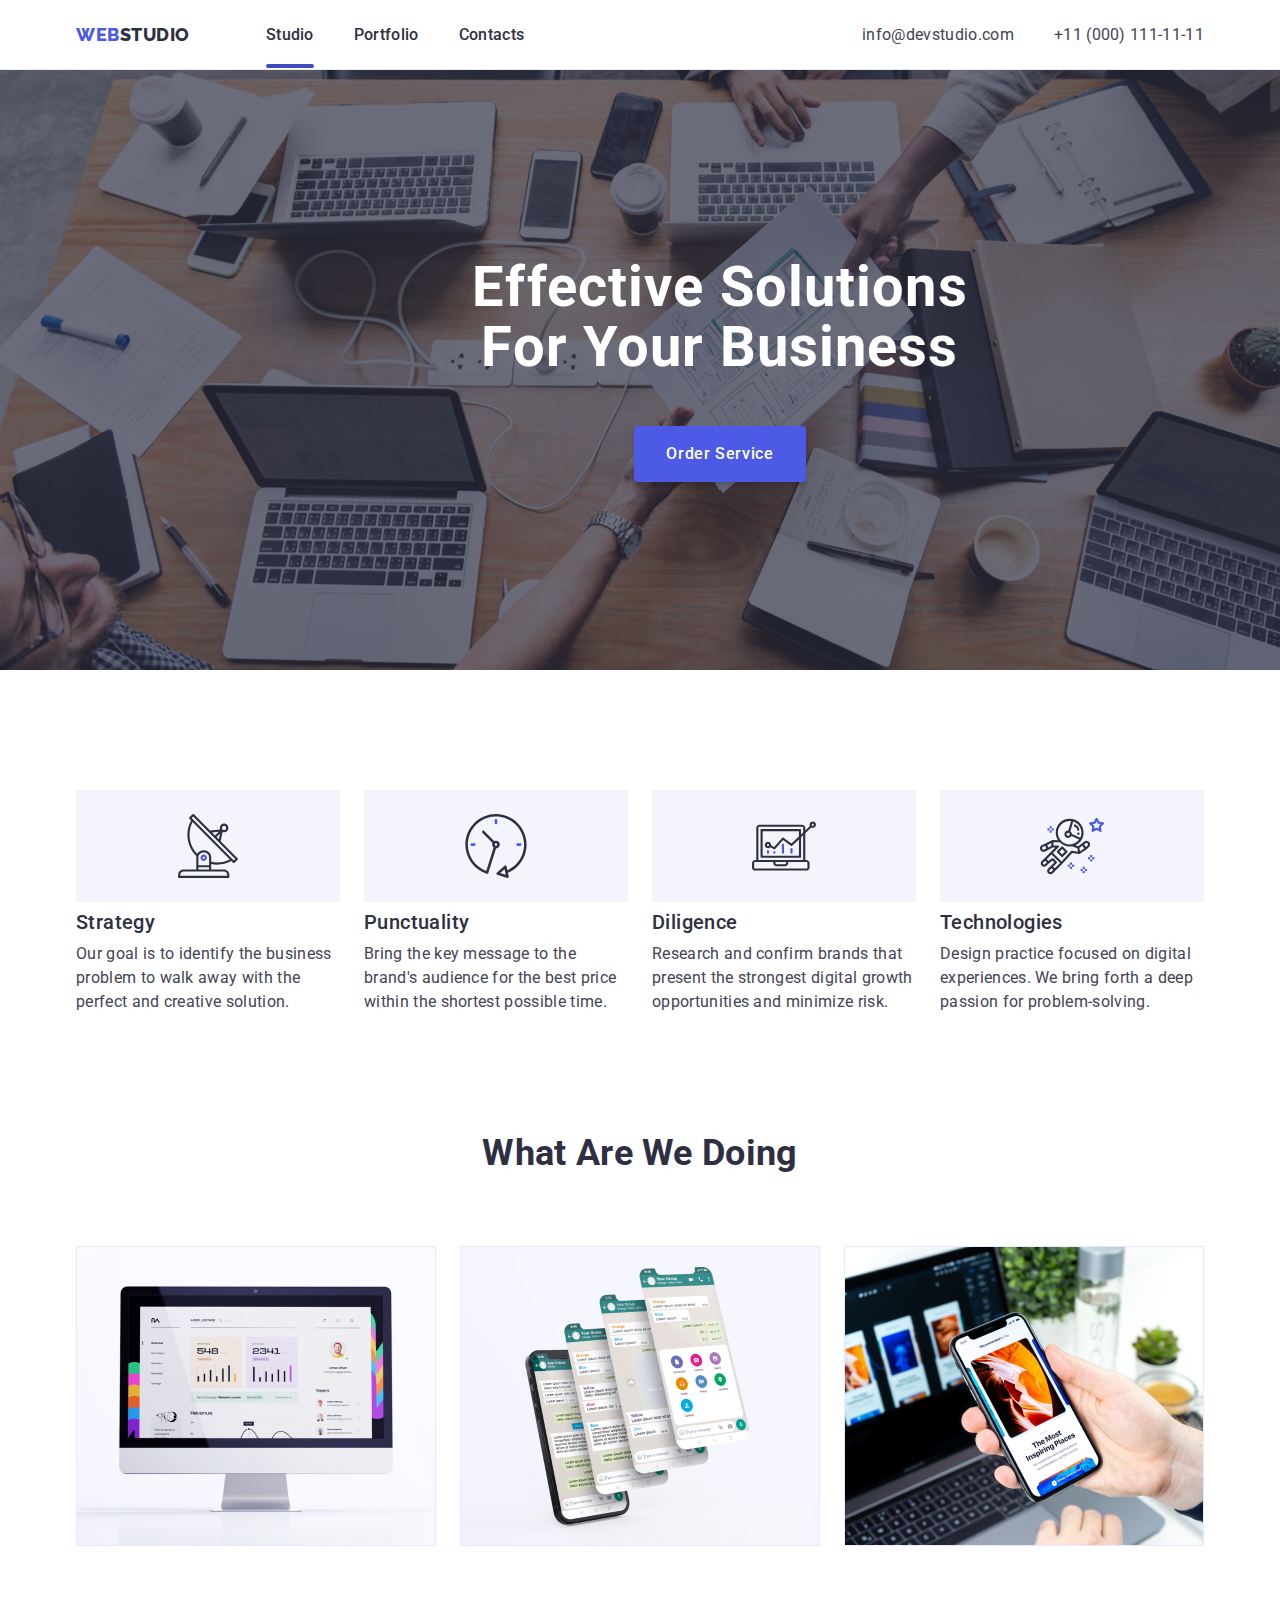
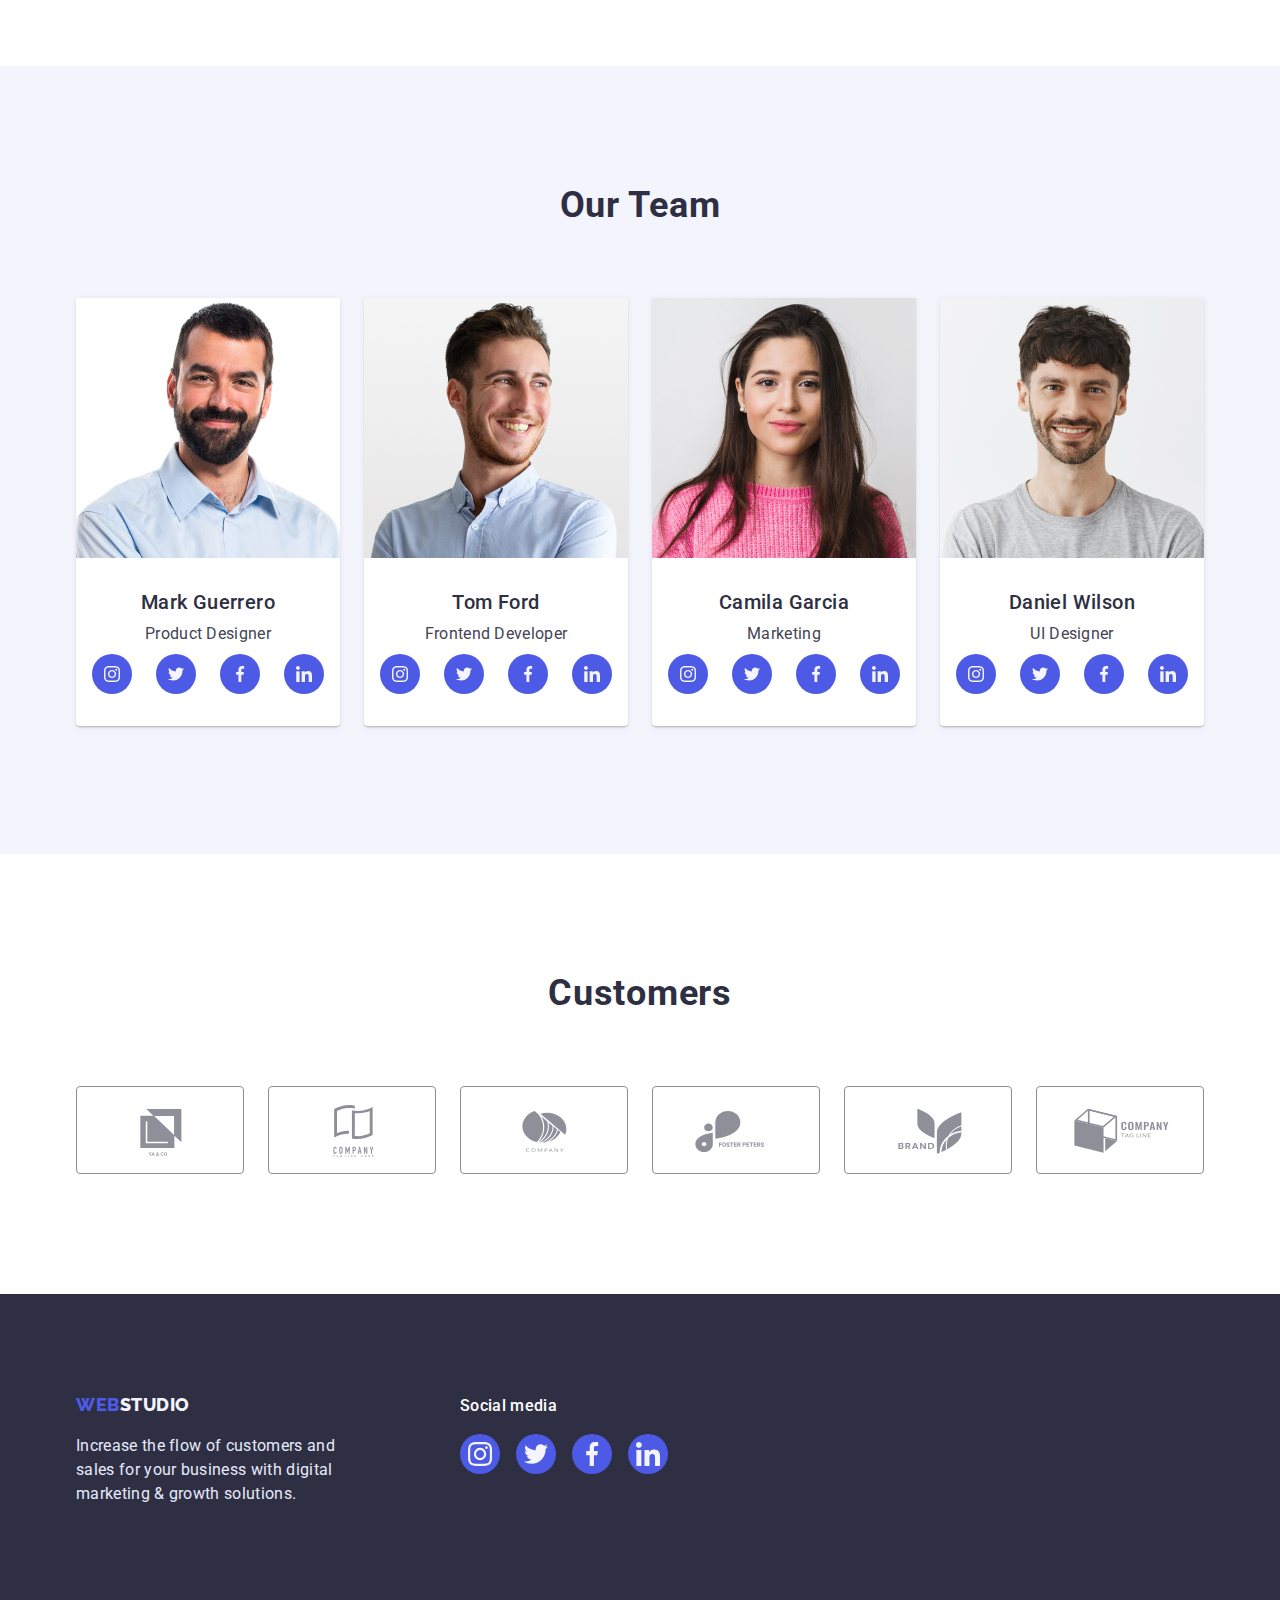
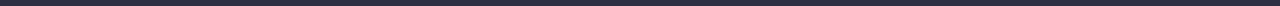
<file: index.html>
<!DOCTYPE html>
<html lang="en">
<head>
    <meta charset="UTF-8">
    <meta http-equiv="X-UA-Compatible" content="IE=edge">
    <meta name="viewport" content="width=device-width, initial-scale=1.0">
    <title>Main Page</title>
    <link rel="preconnect" href="https://fonts.googleapis.com">
    <link rel="preconnect" href="https://fonts.gstatic.com" crossorigin>
    <link href="https://fonts.googleapis.com/css2?family=Raleway:wght@800&family=Roboto:wght@400;500;700;900&display=swap"
        rel="stylesheet">
    <link rel="stylesheet" href="https://cdn.jsdelivr.net/npm/modern-normalize@1.1.0/modern-normalize.min.css">
    <link rel="stylesheet" href="./css/styles.css">
</head>
<body>
    <!-- HEADER -->
   
     <header class="page-header">
        <!-- navigation -->

      <div class=" page-header-conteiner conteiner">
        <nav class="nav">
            <a class="logo logo-header link" href="#">Web<span class="logo-part">Studio</span></a>
            <ul class="nav-menu list">
                <li class="nav-item"><a class="nav-link link current" href="./index.html">Studio</a></li>
                <li class="nav-item"><a class="nav-link link" href="./portfolio.html">Portfolio</a></li>
                <li class="nav-item"><a class="nav-link link" href="">Contacts</a></li>
            </ul>
          </nav>
          <!-- contacts -->
    
          <address class="contact-info">
            <ul class="contacts-list list">
                <li class="contacts-item"><a class="contacts-link link" href="mailto:info@devstudio.com">info@devstudio.com</a></li>
                <li class="contacts-item"><a class="contacts-link link" href="tel:+110001111111">+11 (000) 111-11-11</a></li>
            </ul>
        </address>
      </div>

    </header>
    <!-- MAIN-CONTENT -->

    <main class="main">
        <!-- SECTION-HERO -->

        <section class="hero">
            <h1 class="hero-title">Effective Solutions for Your Business</h1>
            <button class="hero-button" type="button" data-modal-open>Order Service</button>
        </section>
        <!-- SECTION-ABOUT -->

        <section class="about">
            <div class="conteiner">
                <h2 class="about-title" hidden>about</h2>
            <ul class="about-list list">
                <li class="about-list-item">
                    <div class="about-icon-card">
                        <svg class="about-icon-item" width="64" height="64">
                            <use href="./images/icons.svg#antenna"></use>
                        </svg>
                    </div>
                    <h3 class="about-list-title">Strategy</h3>
                    <p class="about-list-text">Our goal is to identify the business problem to walk away with the perfect and creative solution. </p>
                </li>
                <li class="about-list-item">
                    <div class="about-icon-card">
                        <svg class="about-icon-item" width="64" height="64">
                            <use href="./images/icons.svg#clock"></use>
                        </svg>
                    </div>
                    <h3 class="about-list-title">Punctuality</h3>
                    <p class="about-list-text">Bring the key message to the brand's audience for the best price within the shortest possible time.</p>
                </li>
                <li class="about-list-item">
                    <div class="about-icon-card">
                        <svg class="about-icon-item" width="64" height="64">
                            <use href="./images/icons.svg#diagram"></use>
                        </svg>
                    </div>
                    <h3 class="about-list-title">Diligence</h3>
                    <p class="about-list-text">Research and confirm brands that present the strongest digital growth opportunities and minimize risk.</p>
                </li>
                <li class="about-list-item">
                    <div class="about-icon-card">
                        <svg class="about-icon-item" width="64" height="64">
                            <use href="./images/icons.svg#astronaut"></use>
                        </svg>
                    </div>
                    <h3 class="about-list-title">Technologies</h3>
                    <p class="about-list-text">Design practice focused on digital experiences. We bring forth a deep passion for problem-solving.</p>
                </li>
            </ul>
            </div>
        </section>
        <!-- SECTION OUR WORK -->
        
        <section class="ourwork">
            <div class="conteiner">
                <h2 class="ourwork-title">What are we doing</h2>
            <ul class="ourwork-list list">
                <li class="ourwork-list-item"><img class="ourwork-image" src="./images/section2/Rectangle71.jpg" alt="Computer" width="360"></li>
                <li class="ourwork-list-item"><img class="ourwork-image" src="./images/section2/Rectangle71-2.jpg" alt="Screens" width="360"></li>
                <li class="ourwork-list-item"><img class="ourwork-image" src="./images/section2/Rectangle71-3.jpg" alt="Phone" width="360"></li>
            </ul>
            </div>

        </section>
            
        
        <!-- SECTION-OURTEAM -->

        <section class="ourteam">
            <div class="conteiner">
                <h2 class="ourteam-title">Our Team</h2>
            <ul class="ourteam-list list">
                <li class="ourteam-card">
                    <img class="ourteam-list-image" src="./images/section3/img.jpg" alt="Men Mark" width="264">
                    <div class="ourteam-card-text">
                    <h3 class="ourteam-list-title">Mark Guerrero</h3>
                    <p class="ourteam-list-text">Product Designer</p>
                    <ul class="social-list list">
                        <li class="social-list-item">
                            <a href="#" class="social-list-link">
                                <svg class="social-list-image" width="16" height="16">
                                    <use href="./images/icons.svg#instagram"></use>
                                </svg>
                            </a>
                        </li>
                        <li class="social-list-item">
                            <a href="#" class="social-list-link">
                                <svg class="social-list-image" width="16" height="16">
                                    <use href="./images/icons.svg#twitter"></use>
                                </svg>
                            </a>
                        </li>
                        <li class="social-list-item">
                            <a href="#" class="social-list-link">
                                <svg class="social-list-image" width="16" height="16">
                                    <use href="./images/icons.svg#facebook"></use>
                                </svg>
                            </a>
                        </li>
                        <li class="social-list-item">
                            <a href="#" class="social-list-link">
                                <svg class="social-list-image" width="16" height="16">
                                    <use href="./images/icons.svg#linkedin"></use>
                                </svg>
                            </a>
                        </li>
                    </ul>
                    </div>
                </li>
                <li class="ourteam-card">
                    <img class="ourteam-list-image" src="./images/section3/img-2.jpg" alt="Men Tom" width="264">
                    <div class="ourteam-card-text">
                    <h3 class="ourteam-list-title">Tom Ford</h3>
                    <p class="ourteam-list-text">Frontend Developer</p>
                    <ul class="social-list list">
                        <li class="social-list-item">
                            <a href="#" class="social-list-link">
                                <svg class="social-list-image" width="16" height="16">
                                    <use href="./images/icons.svg#instagram"></use>
                                </svg>
                            </a>
                        </li>
                        <li class="social-list-item">
                            <a href="#" class="social-list-link">
                                <svg class="social-list-image" width="16" height="16">
                                    <use href="./images/icons.svg#twitter"></use>
                                </svg>
                            </a>
                        </li>
                        <li class="social-list-item">
                            <a href="#" class="social-list-link">
                                <svg class="social-list-image" width="16" height="16">
                                    <use href="./images/icons.svg#facebook"></use>
                                </svg>
                            </a>
                        </li>
                        <li class="social-list-item">
                            <a href="#" class="social-list-link">
                                <svg class="social-list-image" width="16" height="16">
                                    <use href="./images/icons.svg#linkedin"></use>
                                </svg>
                            </a>
                        </li>
                    </ul>
                    </div>
                </li>
                <li class="ourteam-card">
                    <img class="ourteam-list-image" src="./images/section3/img-3.jpg" alt="Girl Camila" width="264">
                    <div class="ourteam-card-text">
                    <h3 class="ourteam-list-title">Camila Garcia</h3>
                    <p class="ourteam-list-text">Marketing</p>
                    <ul class="social-list list">
                        <li class="social-list-item">
                            <a href="#" class="social-list-link">
                                <svg class="social-list-image" width="16" height="16">
                                    <use href="./images/icons.svg#instagram"></use>
                                </svg>
                            </a>
                        </li>
                        <li class="social-list-item">
                            <a href="#" class="social-list-link">
                                <svg class="social-list-image" width="16" height="16">
                                    <use href="./images/icons.svg#twitter"></use>
                                </svg>
                            </a>
                        </li>
                        <li class="social-list-item">
                            <a href="#" class="social-list-link">
                                <svg class="social-list-image" width="16" height="16">
                                    <use href="./images/icons.svg#facebook"></use>
                                </svg>
                            </a>
                        </li>
                        <li class="social-list-item">
                            <a href="#" class="social-list-link">
                                <svg class="social-list-image" width="16" height="16">
                                    <use href="./images/icons.svg#linkedin"></use>
                                </svg>
                            </a>
                        </li>
                    </ul>
                    </div>
                </li>
                <li class="ourteam-card">
                    <img class="ourteam-list-image" src="./images/section3/img-4.jpg" alt="Men Daniel" width="264">
                    <div class="ourteam-card-text">
                    <h3 class="ourteam-list-title">Daniel Wilson</h3>
                    <p class="ourteam-list-text">UI Designer</p>
                    <ul class="social-list list">
                        <li class="social-list-item">
                            <a href="#" class="social-list-link">
                                <svg class="social-list-image" width="16" height="16">
                                    <use href="./images/icons.svg#instagram"></use>
                                </svg>
                            </a>
                        </li>
                        <li class="social-list-item">
                            <a href="#" class="social-list-link">
                                <svg class="social-list-image" width="16" height="16">
                                    <use href="./images/icons.svg#twitter"></use>
                                </svg>
                            </a>
                        </li>
                        <li class="social-list-item">
                            <a href="#" class="social-list-link">
                                <svg class="social-list-image" width="16" height="16">
                                    <use href="./images/icons.svg#facebook"></use>
                                </svg>
                            </a>
                        </li>
                        <li class="social-list-item">
                            <a href="#" class="social-list-link">
                                <svg class="social-list-image" width="16" height="16">
                                    <use href="./images/icons.svg#linkedin"></use>
                                </svg>
                            </a>
                        </li>
                    </ul>
                    </div>
                </li>
            </ul>
            </div>
        </section>

        <!-- SECTION CUSTOMERS -->

        <section class="customers">
            <div class="conteiner">
                <h2 class="customers-title">Customers</h2>
            <ul class="customers-list list">
                <li class="customers-list-item">
                    <a href="#" class="customers-item-link">
                        <svg class="customers-item-image" width="104" height="56">
                            <use href="./images/icons.svg#Logo"></use>
                        </svg>
                    </a>
                </li>
                <li class="customers-list-item">
                    <a href="#" class="customers-item-link">
                        <svg class="customers-item-image" width="104" height="56">
                            <use href="./images/icons.svg#Logo2"></use>
                        </svg>
                    </a>
                </li>
                <li class="customers-list-item">
                    <a href="#" class="customers-item-link">
                        <svg class="customers-item-image" width="104" height="56">
                            <use href="./images/icons.svg#Logo3"></use>
                        </svg>
                    </a>
                </li>
                <li class="customers-list-item">
                    <a href="#" class="customers-item-link">
                        <svg class="customers-item-image" width="104" height="56">
                            <use href="./images/icons.svg#Logo4"></use>
                        </svg>
                    </a>
                </li>
                <li class="customers-list-item">
                    <a href="#" class="customers-item-link">
                        <svg class="customers-item-image" width="104" height="56">
                            <use href="./images/icons.svg#Logo5"></use>
                        </svg>
                    </a>
                </li>
                <li class="customers-list-item">
                    <a href="#" class="customers-item-link">
                        <svg class="customers-item-image" width="104" height="56">
                            <use href="./images/icons.svg#Logo6"></use>
                        </svg>
                    </a>
                </li>
            </ul>
            </div>

        </section>

    </main>
    <!-- FOOTER -->

    <footer class="footer">
        <div class="conteiner footer-conteiner">
        <div class="footer-box">
        <a class="logo link" href="#">Web<span class="logo-footer">Studio</span></a>
        <p class="footer-text">Increase the flow of customers and sales for your business with digital marketing & growth solutions.</p>
        </div>
        <div class="social-footer-box">
            <p class="social-box-title">Social media</p>
            <ul class="social-list list social-list-footer">
                <li class="social-list-item">
                    <a href="#" class="social-list-link social-link-footer">
                        <svg class="social-list-image" width="24" height="24">
                            <use href="./images/icons.svg#instagram"></use>
                        </svg>
                    </a>
                </li>
                <li class="social-list-item">
                    <a href="#" class="social-list-link social-link-footer">
                        <svg class="social-list-image" width="24" height="24">
                            <use href="./images/icons.svg#twitter"></use>
                        </svg>
                    </a>
                </li>
                <li class="social-list-item">
                    <a href="#" class="social-list-link social-link-footer">
                        <svg class="social-list-image" width="24" height="24">
                            <use href="./images/icons.svg#facebook"></use>
                        </svg>
                    </a>
                </li>
                <li class="social-list-item">
                    <a href="#" class="social-list-link social-link-footer">
                        <svg class="social-list-image" width="24" height="24">
                            <use href="./images/icons.svg#linkedin"></use>
                        </svg>
                    </a>
                </li>
            </ul>
        </div>
        </div>
    </footer>
    <div class="backdrop is-hidden" data-modal>
        <div class="modal">
            <button class="modal-close-btn" data-modal-close><svg class="modal-close-btn-icon" width="8" height="8">
                <use href="./images/icons.svg#close-modal"></use>
            </svg></button>
        </div>
    </div>
    <script src="./js/modal.js"></script>
</body>
</html>
</file>
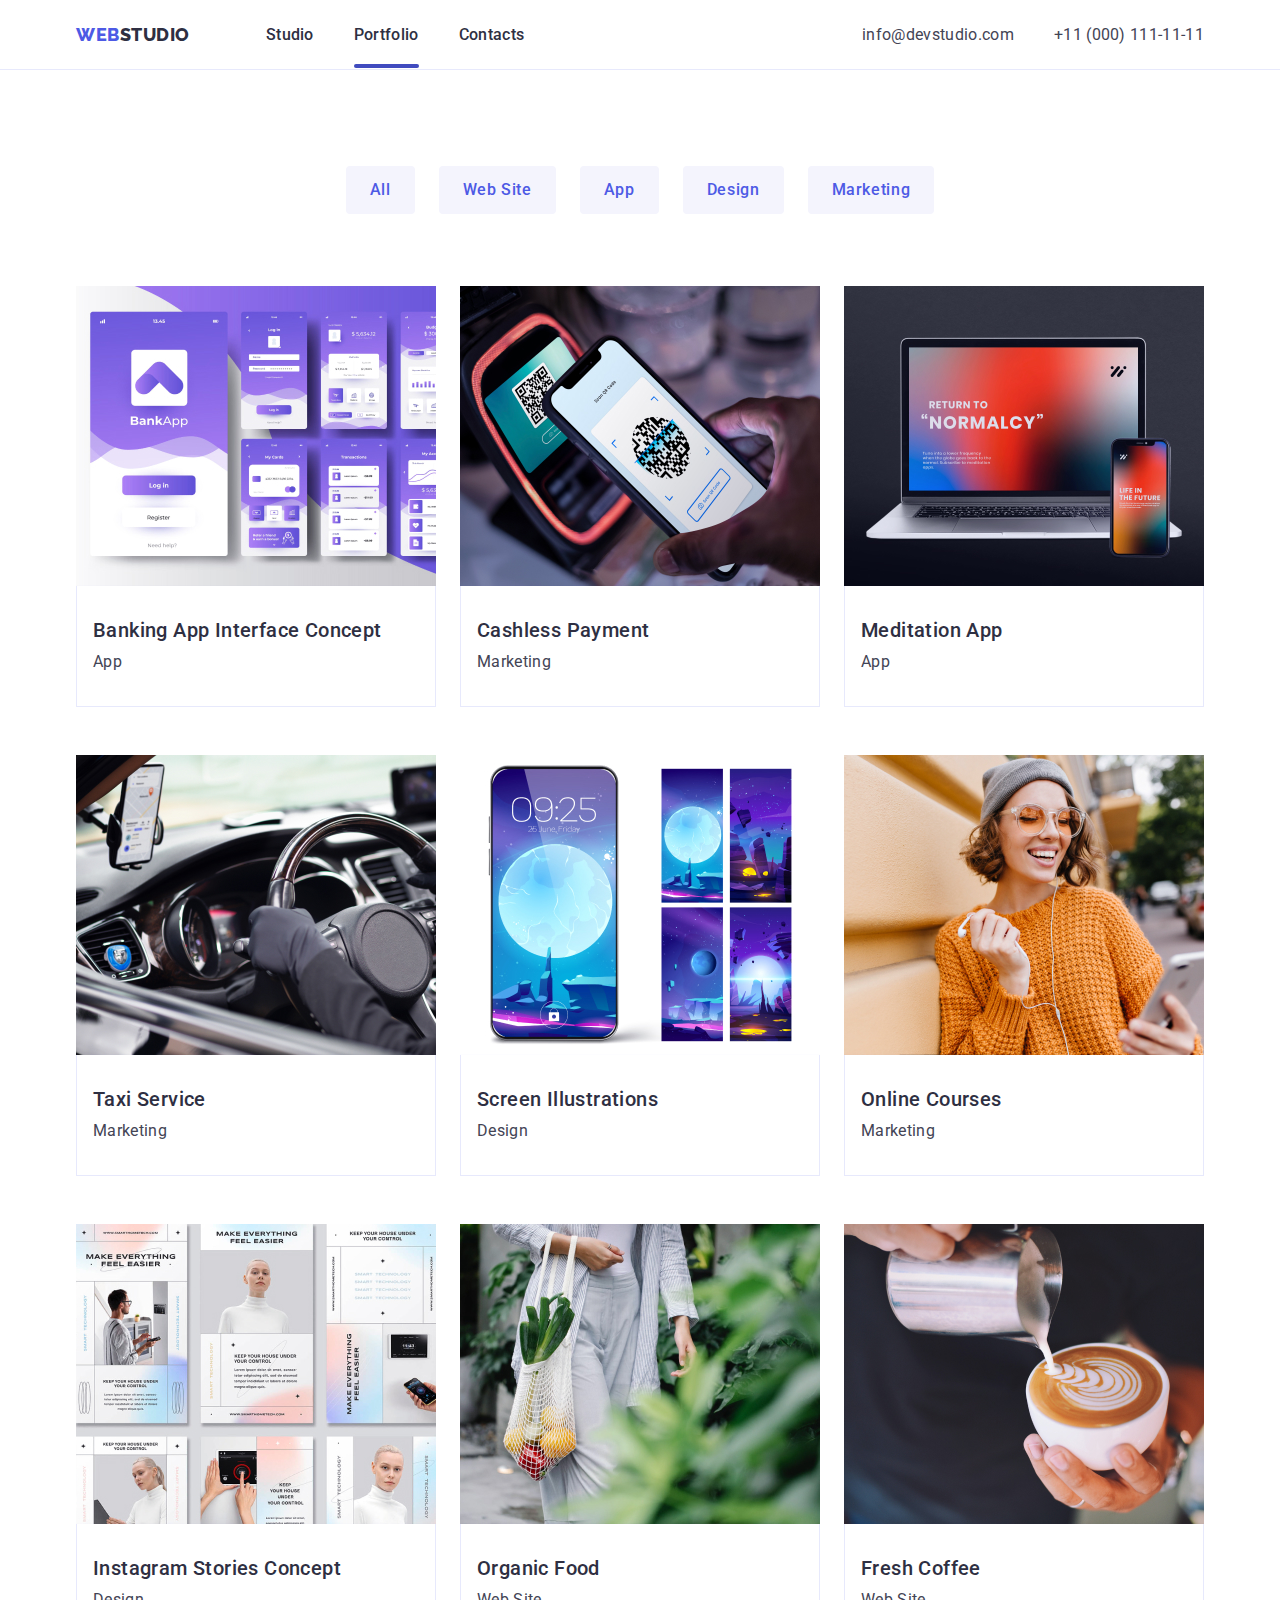
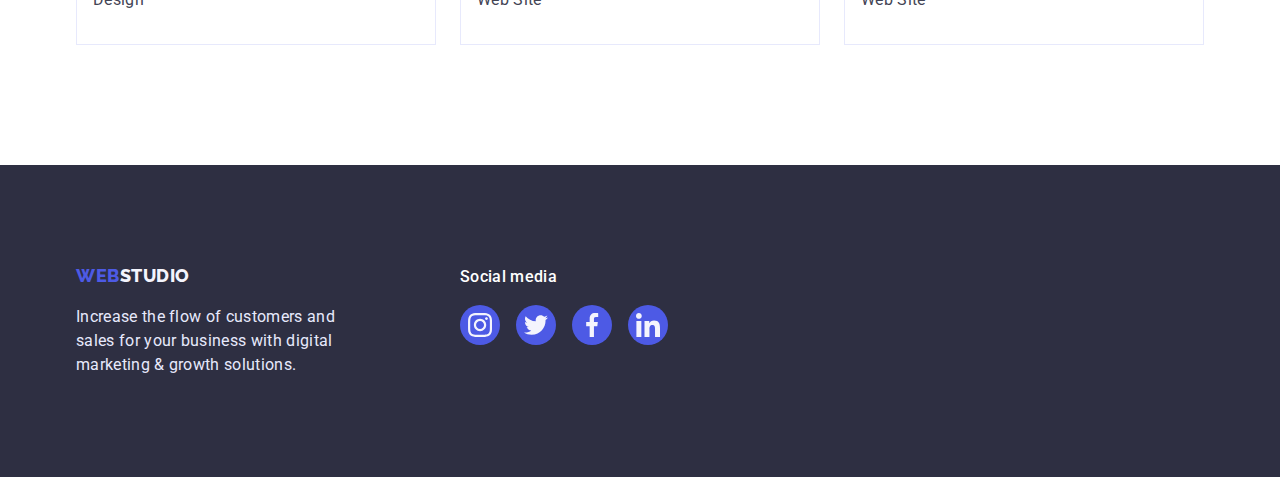
<file: portfolio.html>
<!DOCTYPE html>
<html lang="en">
<head>
    <meta charset="UTF-8">
    <meta http-equiv="X-UA-Compatible" content="IE=edge">
    <meta name="viewport" content="width=device-width, initial-scale=1.0">
    <title>Portfolio</title>
    <link rel="preconnect" href="https://fonts.googleapis.com">
    <link rel="preconnect" href="https://fonts.gstatic.com" crossorigin>
    <link href="https://fonts.googleapis.com/css2?family=Raleway:wght@800&family=Roboto:wght@400;500;700;900&display=swap"
        rel="stylesheet">
    <link rel="stylesheet" href="https://cdn.jsdelivr.net/npm/modern-normalize@1.1.0/modern-normalize.min.css">
    <link rel="stylesheet" href="./css/styles.css">
</head>
<body>
    <!-- HEADER -->
    <!-- logotype -->
    <header class="page-header">
        
        <!-- navigation -->
        <div class="page-header-conteiner conteiner">
            <nav class="nav">
                <a class="logo logo-header link" href="#">Web<span class="logo-part">Studio</span></a>
                <ul class="nav-menu list">
                    <li class="nav-item"><a class="nav-link link" href="./index.html">Studio</a></li>
                    <li class="nav-item"><a class="nav-link link current" href="./portfolio.html">Portfolio</a></li>
                    <li class="nav-item"><a class="nav-link link" href="">Contacts</a></li>
                </ul>
            </nav>
            <!-- contacts -->
            <address class="contact-info">
                <ul class="contacts-list list">
                    <li class="contacts-item"><a class="contacts-link link" href="mailto:info@devstudio.com">info@devstudio.com</a>
                    </li>
                    <li class="contacts-item"><a class="contacts-link link" href="tel:+110001111111">+11 (000) 111-11-11</a></li>
                </ul>
            </address>
        </div>
    
    </header>
    
    <!-- MAIN-CONTENT -->
   
    <main>
        
        <!-- BUTTON-FILTER -->
        
        <section class="ourproduct">
            <div class="conteiner">
                <h1 class="section-title">PORTFOLIO</h1>
            
            <ul class="filter-button-list list">
                <li class="filter-item"><button class="filter-button" type="button">All</button></li>
                <li class="filter-item"><button class="filter-button" type="button">Web Site</button></li>
                <li class="filter-item"><button class="filter-button" type="button">App</button></li>
                <li class="filter-item"><button class="filter-button" type="button">Design</button></li>
                <li class="filter-item"><button class="filter-button" type="button">Marketing</button></li>
            </ul>
         
        
            <ul class="ourproduct-list list">
                <li class="ourproduct-item">
                    <a href="" class="card-item link"><div class="ourproduct-item-wrapper"><img class="ourfroduct-image" src="./images/portfoliopage/img.jpg" alt="Banking App" width="360">
                    <p class="overlay">14 Stylish and User-Friendly App Design Concepts · Task Manager App · Calorie Tracker App · Exotic Fruit Ecommerce App · Cloud Storage App</p></div>
                    <div class="card-bottom">
                    <h2 class="ourproduct-list-title">Banking App Interface Concept</h2>
                    <p class="ourproduct-list-text">App</p>
                    </div>
                    </a>
                    
                </li>
                <li class="ourproduct-item">
                    <a href="#" class="card-item link"><div class="ourproduct-item-wrapper"><img class="ourfroduct-image" src="./images/portfoliopage/img-2.jpg" alt="Cashless Payment" width="360">
                    <p class="overlay">14 Stylish and User-Friendly App Design Concepts · Task Manager App · Calorie Tracker App · Exotic Fruit Ecommerce App · Cloud Storage App</p></div>
                    <div class="card-bottom">
                    <h2 class="ourproduct-list-title">Cashless Payment</h2>
                    <p class="ourproduct-list-text">Marketing</p>
                    </div>
                    </a>
                    
                </li>
                <li class="ourproduct-item">
                    <a href="#" class="card-item link"><div class="ourproduct-item-wrapper"><img class="ourfroduct-image" src="./images/portfoliopage/img-3.jpg" alt="Computer and phone" width="360">
                    <p class="overlay">14 Stylish and User-Friendly App Design Concepts · Task Manager App · Calorie Tracker App · Exotic Fruit Ecommerce App · Cloud Storage App</p></div>
                    <div class="card-bottom">
                    <h2 class="ourproduct-list-title">Meditation App</h2>
                    <p class="ourproduct-list-text">App</p>
                    </div>
                    </a>
                    
                </li>
                <li class="ourproduct-item">
                    <a href="#" class="card-item link"><div class="ourproduct-item-wrapper"><img class="ourfroduct-image" src="./images/portfoliopage/img-4.jpg" alt="Taxi Service" width="360">
                    <p class="overlay">14 Stylish and User-Friendly App Design Concepts · Task Manager App · Calorie Tracker App · Exotic Fruit Ecommerce App · Cloud Storage App</p></div>
                    <div class="card-bottom">
                    <h2 class="ourproduct-list-title">Taxi Service</h2>
                    <p class="ourproduct-list-text">Marketing</p>
                    </div>
                    </a>
                    
                </li>
                <li class="ourproduct-item">
                    <a href="#" class="card-item link"><div class="ourproduct-item-wrapper"><img class="ourfroduct-image" src="./images/portfoliopage/img-5.jpg" alt="Screens" width="360">
                    <p class="overlay">14 Stylish and User-Friendly App Design Concepts · Task Manager App · Calorie Tracker App · Exotic Fruit Ecommerce App · Cloud Storage App</p></div>
                    <div class="card-bottom">
                    <h2 class="ourproduct-list-title">Screen Illustrations</h2>
                    <p class="ourproduct-list-text">Design</p>
                    </div>
                    </a>
                    
                </li>
                <li class="ourproduct-item">
                    <a href="#" class="card-item link"><div class="ourproduct-item-wrapper"><img class="ourfroduct-image" src="./images/portfoliopage/img-6.jpg" alt="Online Courses" width="360">
                    <p class="overlay">14 Stylish and User-Friendly App Design Concepts · Task Manager App · Calorie Tracker App · Exotic Fruit Ecommerce App · Cloud Storage App</p></div>
                    <div class="card-bottom">
                    <h2 class="ourproduct-list-title">Online Courses</h2>
                    <p class="ourproduct-list-text">Marketing</p>
                    </div>
                    </a>
                    
                </li>
                <li class="ourproduct-item">
                    <a href="#" class="card-item link"><div class="ourproduct-item-wrapper"><img class="ourfroduct-image" src="./images/portfoliopage/img-7.jpg" alt="Concept for Instagram" width="360">
                    <p class="overlay">14 Stylish and User-Friendly App Design Concepts · Task Manager App · Calorie Tracker App · Exotic Fruit Ecommerce App · Cloud Storage App</p></div>
                    <div class="card-bottom">
                    <h2 class="ourproduct-list-title">Instagram Stories Concept</h2>
                    <p class="ourproduct-list-text">Design</p>
                    </div>
                    </a>
                    
                </li>
                <li class="ourproduct-item">
                    <a href="#" class="card-item link"><div class="ourproduct-item-wrapper"><img class="ourfroduct-image" src="./images/portfoliopage/img-8.jpg" alt="Organic Food" width="360">
                    <p class="overlay">14 Stylish and User-Friendly App Design Concepts · Task Manager App · Calorie Tracker App · Exotic Fruit Ecommerce App · Cloud Storage App</p></div>
                    <div class="card-bottom">
                    <h2 class="ourproduct-list-title">Organic Food</h2>
                    <p class="ourproduct-list-text">Web Site</p>
                    </div>
                    </a>
                    
                </li>
                <li class="ourproduct-item">
                    <a href="#" class="card-item link"><div class="ourproduct-item-wrapper"><img class="ourfroduct-image" src="./images/portfoliopage/img-9.jpg" alt="Fresh Coffee" width="360">
                    <p class="overlay">14 Stylish and User-Friendly App Design Concepts · Task Manager App · Calorie Tracker App · Exotic Fruit Ecommerce App · Cloud Storage App</p></div>
                    <div class="card-bottom">
                    <h2 class="ourproduct-list-title">Fresh Coffee</h2>
                    <p class="ourproduct-list-text">Web Site</p>
                    </div>
                    </a>
                    
                </li>
            </ul>
            </div>
        </section>

    </main>
    <!-- FOOTER -->

    <footer class="footer">
        <div class="conteiner footer-conteiner">
        <div class="footer-box">
        <a class="logo link" href="#">Web<span class="logo-footer">Studio</span></a>
        <p class="footer-text">Increase the flow of customers and sales for your business with digital marketing & growth solutions.</p>
        </div>
        <div class="social-footer-box">
            <p class="social-box-title">Social media</p>
            <ul class="social-list list social-list-footer">
                <li class="social-list-item">
                    <a href="#" class="social-list-link social-link-footer">
                        <svg class="social-list-image" width="24" height="24">
                            <use href="./images/icons.svg#instagram"></use>
                        </svg>
                    </a>
                </li>
                <li class="social-list-item">
                    <a href="#" class="social-list-link social-link-footer">
                        <svg class="social-list-image" width="24" height="24">
                            <use href="./images/icons.svg#twitter"></use>
                        </svg>
                    </a>
                </li>
                <li class="social-list-item">
                    <a href="#" class="social-list-link social-link-footer">
                        <svg class="social-list-image" width="24" height="24">
                            <use href="./images/icons.svg#facebook"></use>
                        </svg>
                    </a>
                </li>
                <li class="social-list-item">
                    <a href="#" class="social-list-link social-link-footer">
                        <svg class="social-list-image" width="24" height="24">
                            <use href="./images/icons.svg#linkedin"></use>
                        </svg>
                    </a>
                </li>
            </ul>
        </div>
        </div>
    </footer>
</body>
</html>
</file>
<file: css/styles.css>
:root {
    --primary-color:  #434455;
    --secondary-color: #2E2F42;
    --logo-web: #4D5AE5;
    --white: #FFFFFF;
    --active-color: #404BBF;
    --logo-footer: #F4F4FD;
    --footer-text:#E7E9FC;
    --primary-font: 'Roboto', sans-serif;
    --secondary-font: 'Raleway', sans-serif;
}
h1,h2,h3,h4,h5,h6,p {
    margin-top: 0;
    margin-bottom: 0;}

ul,ol {
    margin-top: 0;
    margin-bottom: 0;
    padding-left: 0;
}
img {
    display: block;
    max-width: 100%;
    height: auto;
}
button {
    cursor: pointer;
}

.list {
    list-style: none;
}
.link {
    text-decoration: none;
}

body {
    font-family: var(--primary-font);
    font-weight: 400;
    font-size: 16px;
    line-height: 1.5em;
    letter-spacing: 0.02em;
    color: var(--primary-color);
}
.conteiner {
    max-width: 1158px;
    margin-right: auto;
    margin-left: auto;
    padding-right: 15px;
    padding-left: 15px;
}
.page-header-conteiner {
    display: flex;
    align-items: center;
}


/* LOGOTYPE */
.logo {
     font-family:var(--secondary-font);
     font-weight: 800;
     font-size: 18px;
     line-height: 1.17em;
     letter-spacing: 0.03em;
     text-transform: uppercase;
     color:var(--logo-web) ;
}

.logo-part {
    color:var(--secondary-color);
}
.logo-footer {
    color:var(--logo-footer)
}

/* HEADER */

.page-header {
    border-bottom: 1px solid #E7E9FC;
}

.nav {
    display: flex;
    align-items: center;
}
.nav-menu {
    display: flex;
    align-items: center;

    margin-left: 76px;
}
.nav-item:not(:first-child) {
    margin-left: 40px;

}
.nav-link {
    color: var(--secondary-color);
    font-weight: 500;

    transition: color 250ms cubic-bezier(0.4, 0, 0.2, 1);

}
.nav-link:hover,
.nav-link:focus {
    color: var(--active-color);
}

.contact-info {
    margin-left: auto;
    font-style: normal;
}
.contacts-item:last-child {
    margin-left: 40px;
}   

.contacts-list {
    display: flex;
    align-items: center;
}

.contacts-link {
    color: var(--primary-color);
    transition: color 250ms cubic-bezier(0.4, 0, 0.2, 1);

}
.contacts-link:hover,
.contacts-link:focus {
    color: var(--active-color);
}
.logo-header, .nav-link, .contacts-link {
    padding-top: 24px;
    padding-bottom: 24px;
}
.current {
    position: relative;
}

.nav-link.current:after {
    content: '';
    display: block;
    position: absolute;
    bottom: 0;
    left: 0;
    width: 100%;
    height: 4px;
    

    content: '';
    background: #404BBF;
    border-radius: 2px;
}


/* MAIN PAGE */

/* SECTION-HERO */

.hero {
    padding-top: 188px;
    padding-bottom: 188px;
    background-image: linear-gradient(rgba(46, 47, 66, 0.7), rgba(46, 47, 66, 0.7)), url(../images/sectionhero/people-office.jpg);
    background-repeat: no-repeat;
    width: 1440px;
    background-size: cover;
    margin-right: auto;
    margin-left: auto;
}
.hero-title {
    margin-right: auto;
    margin-left: auto;
    margin-bottom: 48px;

    width: 496px;
    font-weight: 700;
    font-size: 56px;
    text-align: center;
    line-height: 1.07em;
    letter-spacing: 0.02em;
    text-transform: capitalize;
    color: var(--white);
}
.hero-button {
    display: block;

    margin: 0 auto;
    padding-top: 16px;
    padding-right: 32px;
    padding-bottom: 16px;
    padding-left: 32px;

    font-size: 16px;
    font-weight: 500;
    line-height: 1.5em;
    letter-spacing: 0.04em;
    font-family: inherit;
    background-color: var(--logo-web);
    color: var(--white);
    box-shadow: 0px 4px 4px rgba(0, 0, 0, 0.15);
    border: none;
    border-radius: 4px;
    
    transition: background-color 250ms cubic-bezier(0.4, 0, 0.2, 1);
   
}
.hero-button:hover,
.hero-button:focus {
    background-color: var(--active-color);
}

/* SECTION-ABOUT */
.about {
    padding-top: 120px;
}
.about-list {
    display: flex;
    flex-wrap: wrap;
    gap: 24px;

}
.about-list-item {
    flex-basis: calc((100% - 72px) / 4);
}
.about-list-title {
    margin-bottom: 8px;

    font-weight: 500;
    font-size: 20px;
    line-height: 1.2em;
    letter-spacing: 0.02em;
    color: var(--secondary-color);
}
.about-icon-card {
    display: flex;
    justify-content: center;
    align-items: center;
    height: 112px;
    margin-bottom: 8px;
    background-color: rgba(244, 244, 253, 1);

}

/* SECTION-OURWORK */

.ourwork {
    padding-top: 120px;
    padding-bottom: 120px;
}
.ourwork-title {
    margin-bottom: 72px;

    font-weight: 700;
    font-size: 36px;
    line-height: 1.11em;
    text-align: center;
    text-transform: capitalize;
    color: var(--secondary-color);
}
.ourwork-list {
    display: flex;
    gap: 24px;
}
.ourwork-list-item {
    flex-basis: calc((100% - 48px) / 3);
}

/* SECTION-OURTEAM */

.ourteam {
    padding-top: 120px;
    padding-bottom: 120px;
    background-color:var(--logo-footer);
}
.ourteam-list {
    display: flex;
    flex-wrap: wrap;
    gap: 24px;
}
.ourteam-card {
    flex-basis: calc((100% - 72px) / 4);
    margin-bottom: 8px;

    box-shadow: 0px 1px 6px rgba(46, 47, 66, 0.08), 0px 1px 1px rgba(46, 47, 66, 0.16), 0px 2px 1px rgba(46, 47, 66, 0.08);
    border-radius: 0px 0px 4px 4px;
    background-color: var(--white);
    
    
}
.social-list {
    display: flex;
    justify-content: center;
    gap: 24px;
}
.social-list-link {
    display: flex;
    justify-content: center;
    align-items: center;

    width: 40px;
    height: 40px;
    border-radius: 50%;
    color: rgba(244, 244, 253, 1);
    background-color:#4D5AE5;
    transition: background-color 250ms cubic-bezier(0.4, 0, 0.2, 1);



}
.social-list-link:hover, 
.social-list-link:focus {
    background-color:#404BBF;

}

.social-list-image {
    fill: currentColor;
}



.ourteam-title {
    margin-bottom: 72px;

    font-weight: 700;
    font-size: 36px;
    line-height: 1.11em;
    letter-spacing: 0.02em;
    text-align: center;
    text-transform: capitalize;
    color: var(--secondary-color);
}
.ourteam-card-text {
    padding-top: 32px;
    padding-bottom: 32px;
}
.ourteam-list-title {
    margin-bottom: 8px;

    font-weight: 500;
    font-size: 20px;
    line-height: 1.2em;
    letter-spacing: 0.02em;
    text-align: center;
    color: var(--secondary-color);
}
.ourteam-list-text {

    text-align: center;
    margin-bottom: 8px;

}
/* SECTION CUSTOMERS */
.customers {
    padding-top: 120px;
    padding-bottom: 120px;
}

.customers-title {
    margin-bottom: 72px;

    font-weight: 700;
    font-size: 36px;
    line-height: 1.11em;
    letter-spacing: 0.02em;
    text-align: center;
    text-transform: capitalize;
    color: var(--secondary-color);
}

.customers-list {
    display: flex;
    justify-content: center;
    gap: 24px;
}
.customers-list-item {
    flex-basis: calc((100% - 120px) / 6);
}
.customers-item-link {
    display: flex;
    justify-content: center;
    align-items: center;
    width: 100%;
    height: 88px;
    border: 1px solid #8E8F99;
    border-radius: 4px;
    color: #8E8F99;

    transition: border 250ms cubic-bezier(0.4, 0, 0.2, 1), fill 250ms cubic-bezier(0.4, 0, 0.2, 1);

}
.customers-item-link:hover,
.customers-item-link:focus {
    border: 1px solid #404BBF;
}

.customers-item-image {
    fill: currentColor;
}
.customers-item-link:hover .customers-item-image,
.customers-item-link:focus .customers-item-image {
    fill: #404BBF;
}

/* FOOTER */

.footer-box {
    max-width: 264px;
    margin-right: 120px;
    
}

.footer {
    padding-top: 100px;
    padding-bottom: 100px;
    background-color: var(--secondary-color);
}
.footer-text {
    margin-top: 16px;
    color: var(--footer-text);
}
.footer-conteiner {
    display: flex;
}
.social-box-title {
margin-bottom: 16px;
font-weight: 500;
color: #FFFFFF;
}
.social-list-footer {
    gap: 16px;

    transition: background-color 250ms cubic-bezier(0.4, 0, 0.2, 1);
}
.social-link-footer:hover,
.social-link-footer:focus {
    background-color:#31D0AA;
}
/* PAGE-PORTFOLIO */

/* SECTION-OURPRODUCT */

/* FILTER-BUTTON */

.ourproduct {
    padding-top: 96px;
    padding-bottom: 120px;
}

.section-title {
    display: none;
}
.filter-button-list {
    display: flex;
    justify-content: center;
    gap: 24px;
    
    margin-bottom: 72px;;
}
.filter-button {
    padding-top: 12px;
    padding-right: 24px;
    padding-bottom: 12px;
    padding-left: 24px;

    font-size: 16px;
    font-weight: 500;
    line-height: 1.5em;
    letter-spacing: 0.04em;
    font-family: inherit;
    background-color:var(--logo-footer);
    color: var(--logo-web);
    border: none;
    border-radius: 4px;

    transition: color 250ms cubic-bezier(0.4, 0, 0.2, 1), background-color 250ms cubic-bezier(0.4, 0, 0.2, 1), box-shadow 250ms cubic-bezier(0.4, 0, 0.2, 1);
    

}
.filter-button:hover,
.filter-button:focus {
    background-color:var(--active-color);
    color: var(--white);
    box-shadow: 0px 3px 1px rgba(0, 0, 0, 0.1), 0px 2px 1px rgba(0, 0, 0, 0.08), 0px 2px 2px rgba(0, 0, 0, 0.12);
}

/* OURPRODUCT-CARDS */

.ourproduct-list {
    display: flex;
    flex-wrap: wrap;
    row-gap: 48px;
    column-gap: 24px;
}
.ourproduct-item {
    flex-basis: calc((100% - 48px) / 3);
}
.card-item {
    display: block;

    transition: box-shadow 250ms cubic-bezier(0.4, 0, 0.2, 1);
    
}
.card-item:hover,
.card-item:focus {
    box-shadow: 0px 1px 6px rgba(46, 47, 66, 0.08), 0px 1px 1px rgba(46, 47, 66, 0.16), 0px 2px 1px rgba(46, 47, 66, 0.08);
}
.card-item:hover .overlay,
.card-item:focus .overlay {
    transform: translate(0, 0);
}
.card-bottom {
    padding-top: 32px;
    padding-bottom: 32px;
    padding-left: 16px;

    border: 1px solid #E7E9FC;
    border-top: none;

}

.ourproduct-list-title {
    margin-bottom: 8px;

    font-weight: 500;
    font-size: 20px;
    line-height: 1.2em;
    letter-spacing: 0.02em;
    color: var(--secondary-color);
}

.ourproduct-list-text {
    color: var(--primary-color);
}
.ourproduct-item-wrapper {
    position: relative;
    overflow: hidden;
}
.overlay {
    position: absolute;
    top: 0;
    left: 0;
    width: 100%;
    height: 100%;
    overflow: auto;
    transform: translate(0, 100%);
    transition: transform 250ms cubic-bezier(0.4, 0, 0.2, 1);

    padding-top: 40px;
    padding-left: 32px;
    padding-right: 32px;

    color: #F4F4FD;
    font-size: 16px;
    background-color: #4D5AE5;
    
}
/* MODAL WINDOW */

.backdrop {
    position: fixed;
    z-index: 100;
    top: 0;
    left: 0;
    width: 100%;
    height: 100%;
    background-color:rgba(46, 47, 66, 0.4);
    transition: opacity 250ms cubic-bezier(0.4, 0, 0.2, 1), visibility 250ms cubic-bezier(0.4, 0, 0.2, 1);
}
.backdrop.is-hidden {
    opacity: 0;
    visibility: hidden;
    pointer-events: none;
}
.modal {
    position: absolute;
    top: 50%;
    left: 50%;
    transform: translate(-50%, -50%);
    width: 408px;
    height: 576px;
    background-color: #FCFCFC;
    box-shadow: 0px 1px 1px rgba(0, 0, 0, 0.14), 0px 1px 3px rgba(0, 0, 0, 0.12), 0px 2px 1px rgba(0, 0, 0, 0.2);
    border-radius: 4px;
}
.modal-close-btn {
    position: absolute;
    top: 24px;
    right: 24px;
    display: flex;
    justify-content: center;
    align-items: center;

    width: 24px;
    height: 24px;
    padding: 0;
    color: #2E2F42;
    background-color: #E7E9FC;
    border: 1px solid rgba(0, 0, 0, 0.1);
    border-radius: 50%;
    transition: background-color 250ms cubic-bezier(0.4, 0, 0.2, 1), border-radius 250ms cubic-bezier(0.4, 0, 0.2, 1);

}
.modal-close-btn:hover,
.modal-close-btn:focus {
    background-color:#404BBF;
    border-radius: 4px;
}
.modal-close-btn-icon {
    transition: fill 250ms cubic-bezier(0.4, 0, 0.2, 1);
}
.modal-close-btn:hover .modal-close-btn-icon,
.modal-close-btn:focus .modal-close-btn-icon {
    fill: #FFFFFF;
}
</file>
